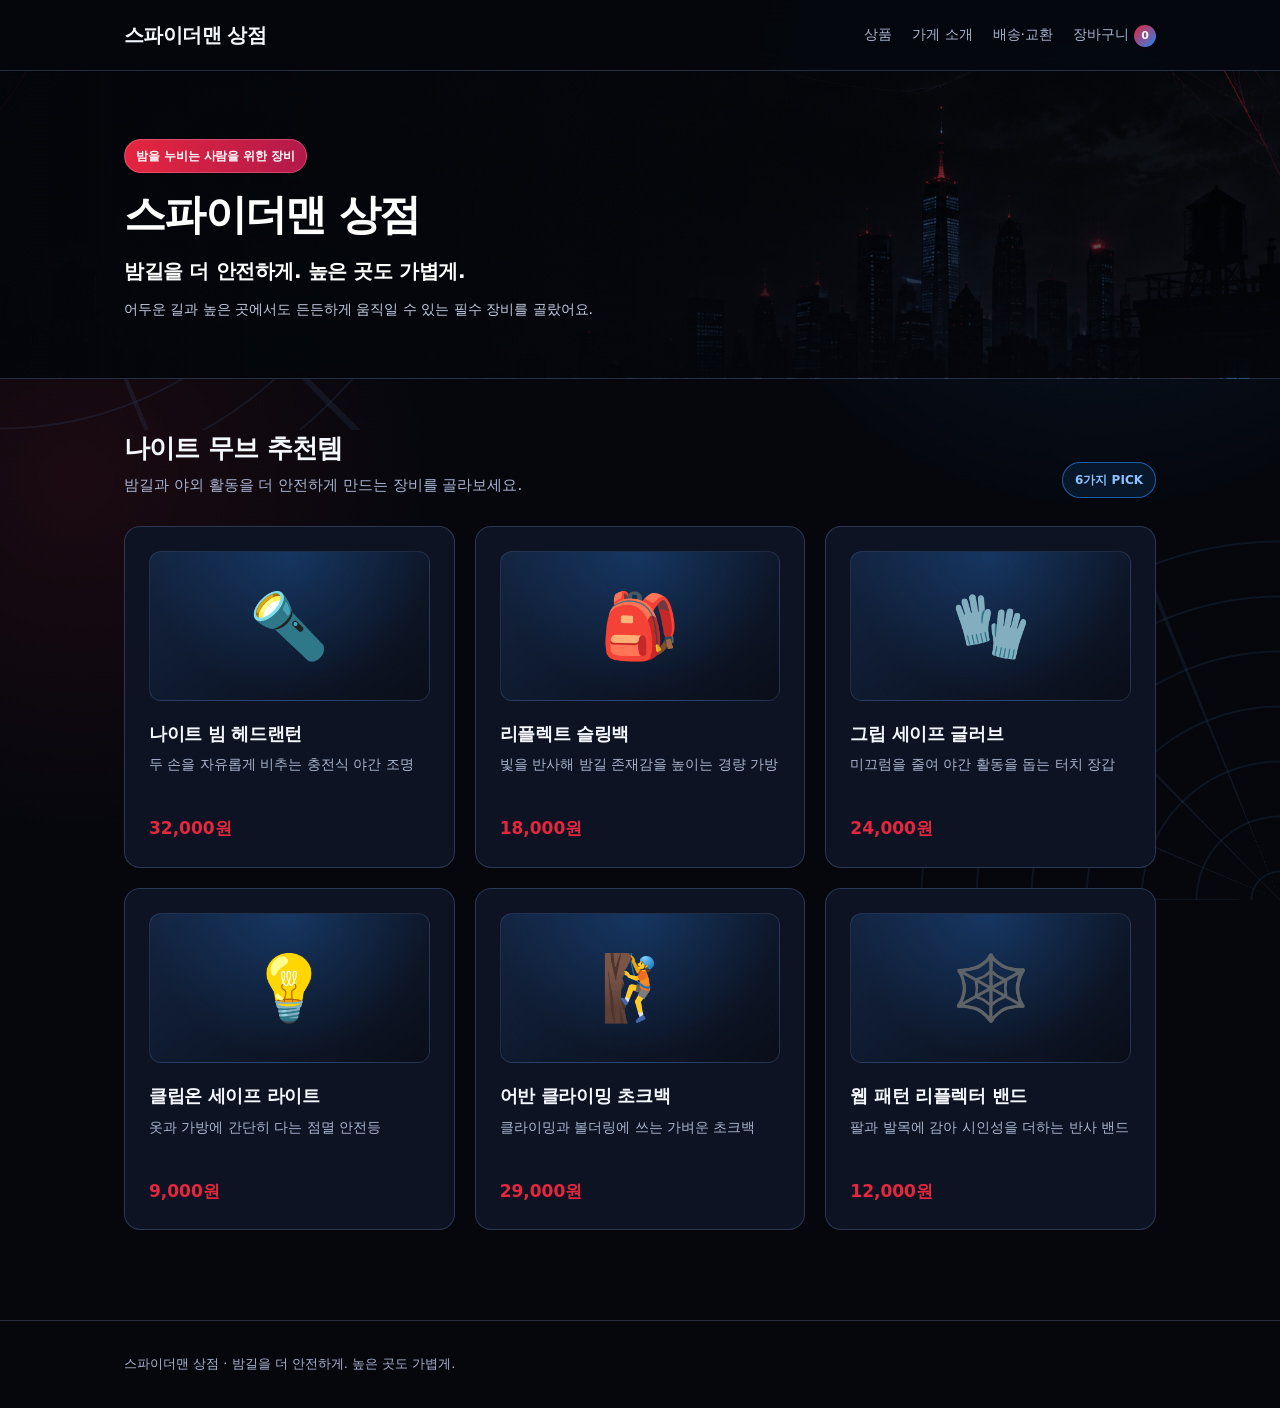
<file: index.html>
<!doctype html>
<html lang="ko">
<head>
<meta charset="utf-8">
<meta name="viewport" content="width=device-width, initial-scale=1">
<title>스파이더맨 상점</title>
<meta name="description" content="밤길을 더 안전하게. 높은 곳도 가볍게.">
<link rel="stylesheet" href="assets/style.css">

<!-- Google Tag Manager -->
<script>(function(w,d,s,l,i){w[l]=w[l]||[];w[l].push({'gtm.start':
new Date().getTime(),event:'gtm.js'});var f=d.getElementsByTagName(s)[0],
j=d.createElement(s),dl=l!='dataLayer'?'&l='+l:'';j.async=true;j.src=
'https://www.googletagmanager.com/gtm.js?id='+i+dl;f.parentNode.insertBefore(j,f);
})(window,document,'script','dataLayer','GTM-5LSZC4ZD');</script>
<!-- End Google Tag Manager --><meta name="google-site-verification" content="bR59Lgyp_GB5edK2UIf5z_7p_bkOy4jYr1OStZlKFv8" />
</head>
<body>

<!-- Google Tag Manager (noscript) -->
<noscript><iframe src="https://www.googletagmanager.com/ns.html?id=GTM-5LSZC4ZD"
height="0" width="0" style="display:none;visibility:hidden"></iframe></noscript>
<!-- End Google Tag Manager (noscript) -->
<header class="site"><div class="wrap">
  <a class="brand" href="index.html">스파이더맨 상점</a>
  <nav class="site">
    <a href="index.html">상품</a>
    <a href="about.html">가게 소개</a>
    <a href="shipping.html">배송·교환</a>
    <a href="cart.html">장바구니<span class="cart-count">0</span></a>
  </nav>
</div></header>

<section class="hero"><div class="wrap">
  <span class="hero-badge">밤을 누비는 사람을 위한 장비</span>
  <h1 id="hero-title">스파이더맨 상점</h1>
  <p id="hero-tagline">밤길을 더 안전하게. 높은 곳도 가볍게.</p>
  <p class="hero-note">어두운 길과 높은 곳에서도 든든하게 움직일 수 있는 필수 장비를 골랐어요.</p>
</div></section>

<main><div class="wrap">
  <div class="section-heading">
    <div>
      <h2>나이트 무브 추천템</h2>
      <p class="lead">밤길과 야외 활동을 더 안전하게 만드는 장비를 골라보세요.</p>
    </div>
    <span class="section-chip">6가지 PICK</span>
  </div>
  <div class="grid" id="product-list"></div>
</div></main>

<footer class="site"><div class="wrap"></div></footer>

<script src="assets/shop.js"></script>
<script src="assets/app.js"></script>
</body>
</html>
</file>
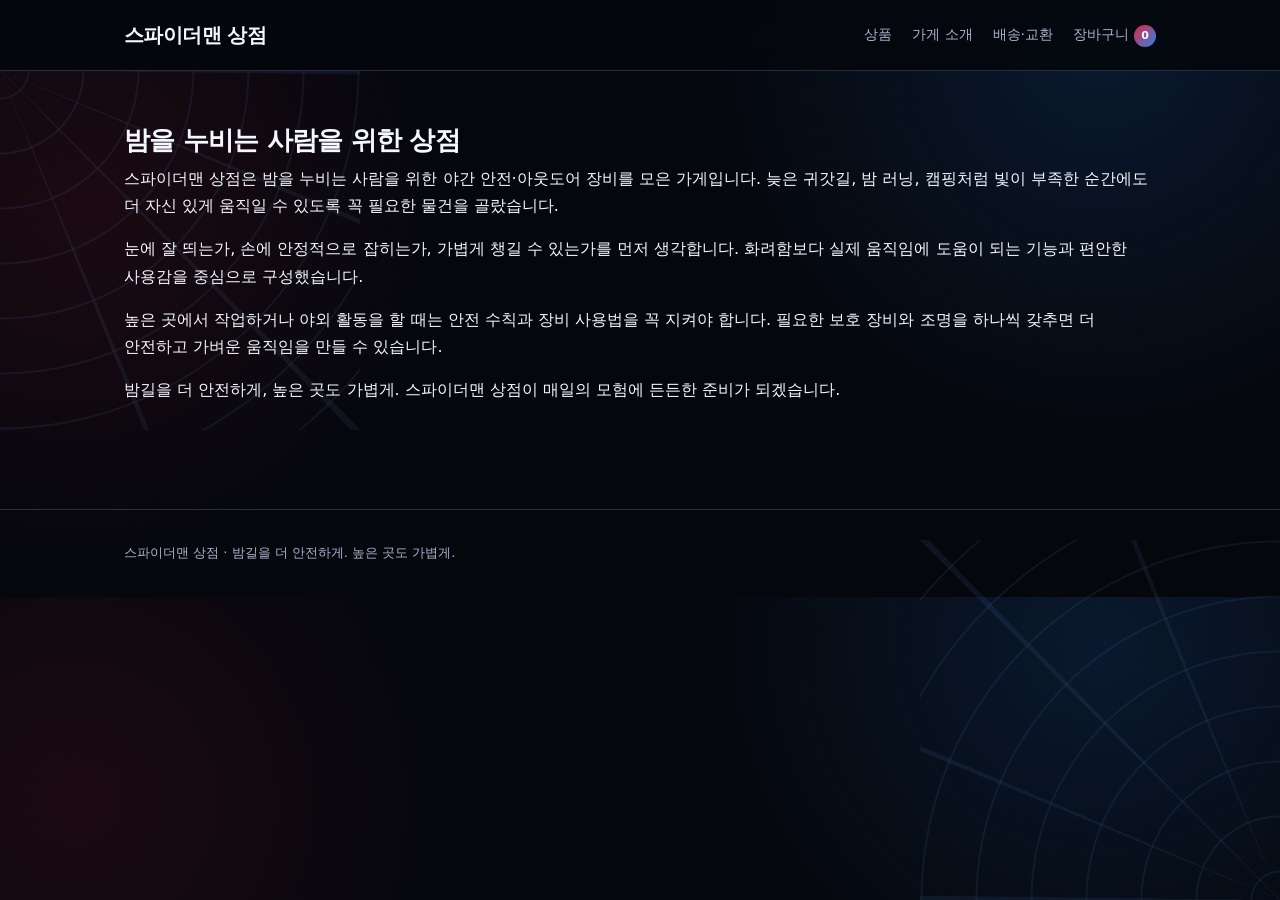
<file: about.html>
<!doctype html>
<html lang="ko">
<head>
<meta charset="utf-8">
<meta name="viewport" content="width=device-width, initial-scale=1">
<title>가게 소개 — 스파이더맨 상점</title>
<meta name="description" content="밤을 누비는 사람을 위한 야간 안전·아웃도어 장비 이야기">
<link rel="stylesheet" href="assets/style.css">

<!-- Google Tag Manager -->
<script>(function(w,d,s,l,i){w[l]=w[l]||[];w[l].push({'gtm.start':
new Date().getTime(),event:'gtm.js'});var f=d.getElementsByTagName(s)[0],
j=d.createElement(s),dl=l!='dataLayer'?'&l='+l:'';j.async=true;j.src=
'https://www.googletagmanager.com/gtm.js?id='+i+dl;f.parentNode.insertBefore(j,f);
})(window,document,'script','dataLayer','GTM-5LSZC4ZD');</script>
<!-- End Google Tag Manager -->
</head>
<body>

<!-- Google Tag Manager (noscript) -->
<noscript><iframe src="https://www.googletagmanager.com/ns.html?id=GTM-5LSZC4ZD"
height="0" width="0" style="display:none;visibility:hidden"></iframe></noscript>
<!-- End Google Tag Manager (noscript) -->
<header class="site"><div class="wrap">
  <a class="brand" href="index.html">스파이더맨 상점</a>
  <nav class="site">
    <a href="index.html">상품</a>
    <a href="about.html">가게 소개</a>
    <a href="shipping.html">배송·교환</a>
    <a href="cart.html">장바구니<span class="cart-count">0</span></a>
  </nav>
</div></header>

<main><div class="wrap">
  <h2>밤을 누비는 사람을 위한 상점</h2>
  <div class="prose" id="about-body"></div>
</div></main>

<footer class="site"><div class="wrap"></div></footer>

<script src="assets/shop.js"></script>
<script src="assets/app.js"></script>
</body>
</html>
</file>
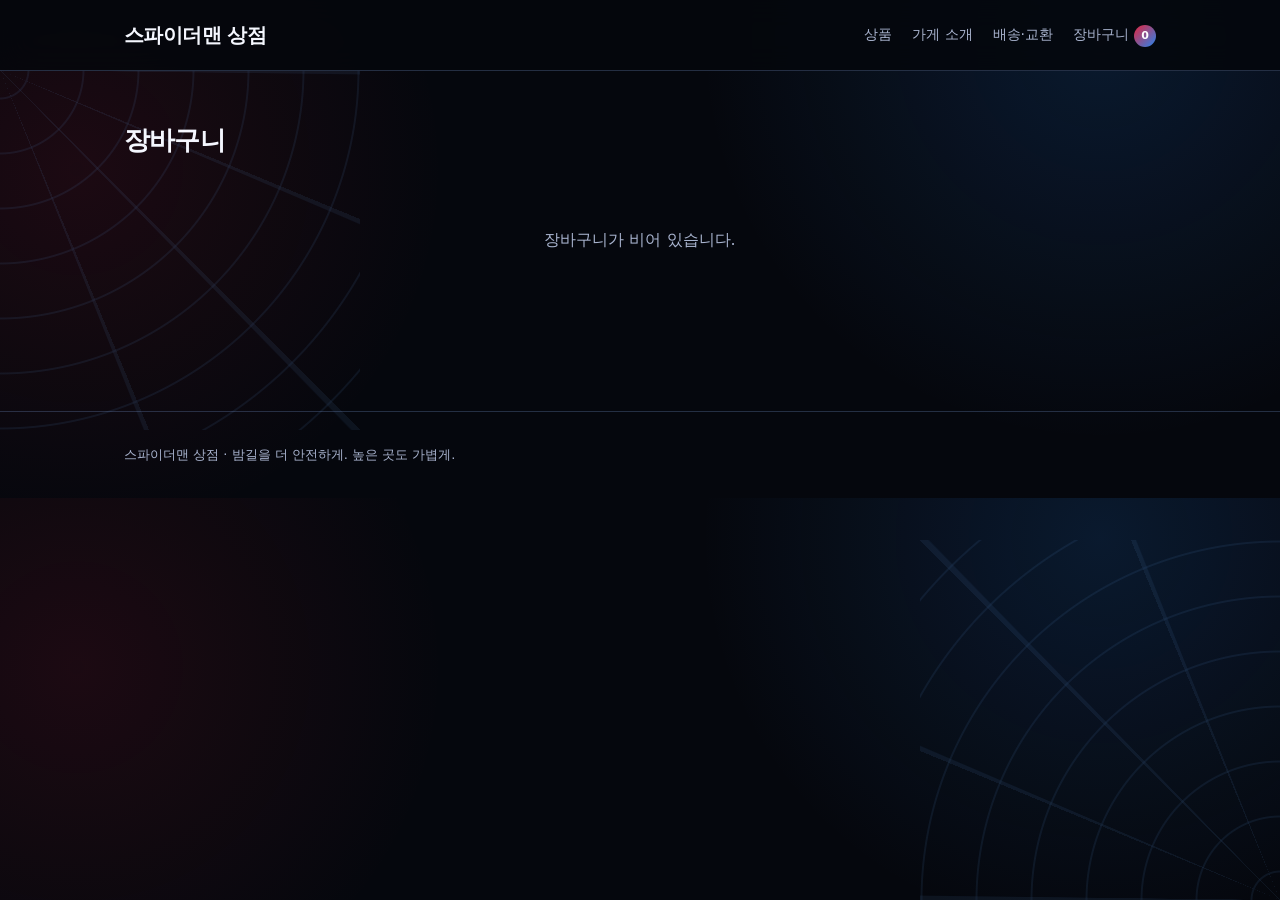
<file: cart.html>
<!doctype html>
<html lang="ko">
<head>
<meta charset="utf-8">
<meta name="viewport" content="width=device-width, initial-scale=1">
<title>장바구니 — 스파이더맨 상점</title>
<meta name="description" content="담아둔 물건을 봅니다">
<link rel="stylesheet" href="assets/style.css">

<!-- Google Tag Manager -->
<script>(function(w,d,s,l,i){w[l]=w[l]||[];w[l].push({'gtm.start':
new Date().getTime(),event:'gtm.js'});var f=d.getElementsByTagName(s)[0],
j=d.createElement(s),dl=l!='dataLayer'?'&l='+l:'';j.async=true;j.src=
'https://www.googletagmanager.com/gtm.js?id='+i+dl;f.parentNode.insertBefore(j,f);
})(window,document,'script','dataLayer','GTM-5LSZC4ZD');</script>
<!-- End Google Tag Manager -->
</head>
<body>

<!-- Google Tag Manager (noscript) -->
<noscript><iframe src="https://www.googletagmanager.com/ns.html?id=GTM-5LSZC4ZD"
height="0" width="0" style="display:none;visibility:hidden"></iframe></noscript>
<!-- End Google Tag Manager (noscript) -->
<header class="site"><div class="wrap">
  <a class="brand" href="index.html">스파이더맨 상점</a>
  <nav class="site">
    <a href="index.html">상품</a>
    <a href="about.html">가게 소개</a>
    <a href="shipping.html">배송·교환</a>
    <a href="cart.html">장바구니<span class="cart-count">0</span></a>
  </nav>
</div></header>

<main><div class="wrap">
  <h2>장바구니</h2>
  <div id="cart-box"></div>
</div></main>
<footer class="site"><div class="wrap"></div></footer>
<script src="assets/shop.js"></script>
<script src="assets/app.js"></script>
</body>
</html>
</file>
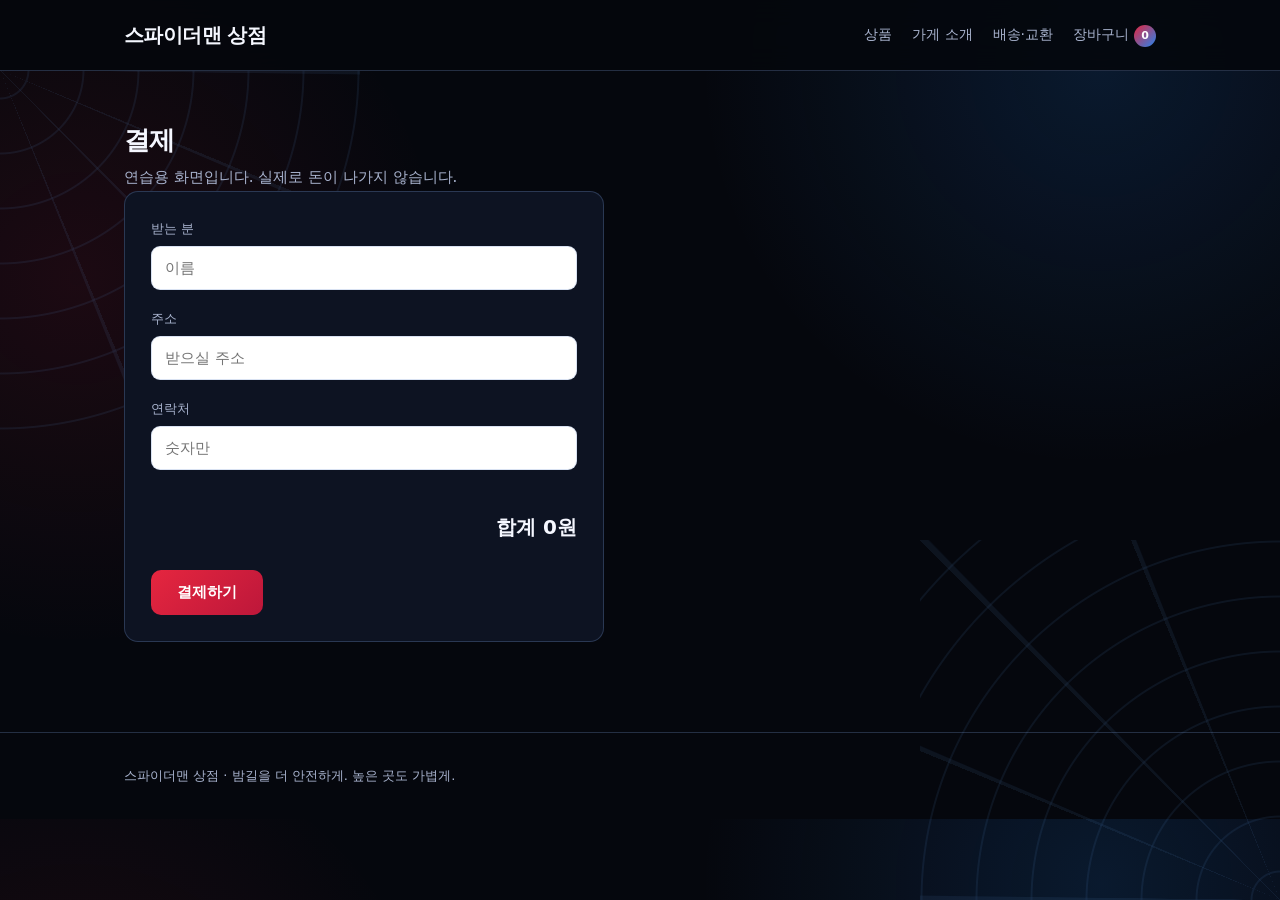
<file: checkout.html>
<!doctype html>
<html lang="ko">
<head>
<meta charset="utf-8">
<meta name="viewport" content="width=device-width, initial-scale=1">
<title>결제 — 스파이더맨 상점</title>
<meta name="description" content="주문을 마칩니다">
<link rel="stylesheet" href="assets/style.css">

<!-- Google Tag Manager -->
<script>(function(w,d,s,l,i){w[l]=w[l]||[];w[l].push({'gtm.start':
new Date().getTime(),event:'gtm.js'});var f=d.getElementsByTagName(s)[0],
j=d.createElement(s),dl=l!='dataLayer'?'&l='+l:'';j.async=true;j.src=
'https://www.googletagmanager.com/gtm.js?id='+i+dl;f.parentNode.insertBefore(j,f);
})(window,document,'script','dataLayer','GTM-5LSZC4ZD');</script>
<!-- End Google Tag Manager -->
</head>
<body>

<!-- Google Tag Manager (noscript) -->
<noscript><iframe src="https://www.googletagmanager.com/ns.html?id=GTM-5LSZC4ZD"
height="0" width="0" style="display:none;visibility:hidden"></iframe></noscript>
<!-- End Google Tag Manager (noscript) -->
<header class="site"><div class="wrap">
  <a class="brand" href="index.html">스파이더맨 상점</a>
  <nav class="site">
    <a href="index.html">상품</a>
    <a href="about.html">가게 소개</a>
    <a href="shipping.html">배송·교환</a>
    <a href="cart.html">장바구니<span class="cart-count">0</span></a>
  </nav>
</div></header>

<main><div class="wrap">
  <h2>결제</h2>
  <p class="lead">연습용 화면입니다. 실제로 돈이 나가지 않습니다.</p>
  <form class="pay" id="pay-form">
    <label for="buyer">받는 분</label>
    <input id="buyer" name="buyer" required placeholder="이름">
    <label for="addr">주소</label>
    <input id="addr" name="addr" required placeholder="받으실 주소">
    <label for="phone">연락처</label>
    <input id="phone" name="phone" required placeholder="숫자만">
    <div class="total">합계 <span id="pay-total">0원</span></div>
    <button class="btn" type="submit">결제하기</button>
  </form>
</div></main>
<footer class="site"><div class="wrap"></div></footer>
<script src="assets/shop.js"></script>
<script src="assets/app.js"></script>
</body>
</html>
</file>
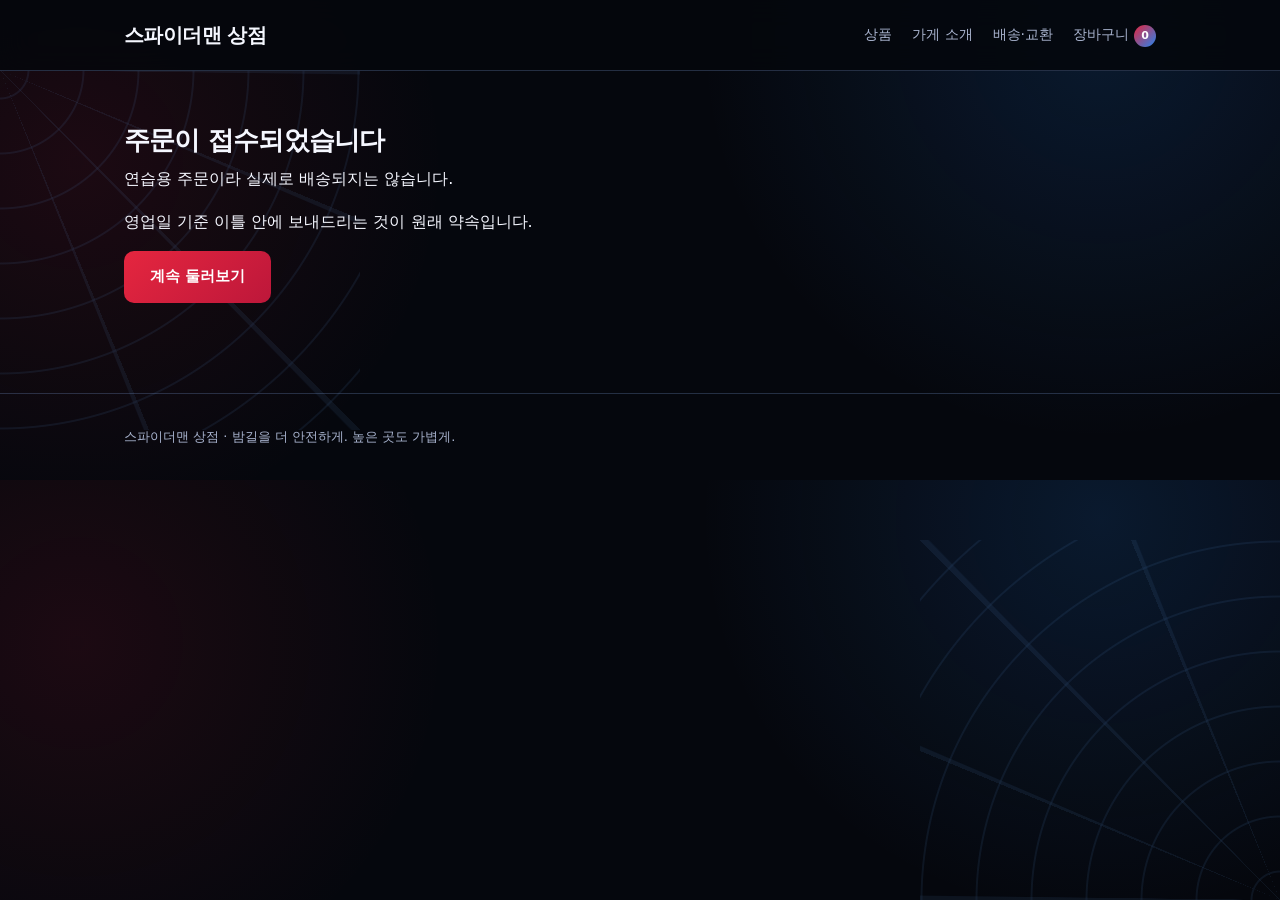
<file: done.html>
<!doctype html>
<html lang="ko">
<head>
<meta charset="utf-8">
<meta name="viewport" content="width=device-width, initial-scale=1">
<title>주문 완료 — 스파이더맨 상점</title>
<meta name="description" content="주문이 접수되었습니다">
<link rel="stylesheet" href="assets/style.css">

<!-- Google Tag Manager -->
<script>(function(w,d,s,l,i){w[l]=w[l]||[];w[l].push({'gtm.start':
new Date().getTime(),event:'gtm.js'});var f=d.getElementsByTagName(s)[0],
j=d.createElement(s),dl=l!='dataLayer'?'&l='+l:'';j.async=true;j.src=
'https://www.googletagmanager.com/gtm.js?id='+i+dl;f.parentNode.insertBefore(j,f);
})(window,document,'script','dataLayer','GTM-5LSZC4ZD');</script>
<!-- End Google Tag Manager -->
</head>
<body>

<!-- Google Tag Manager (noscript) -->
<noscript><iframe src="https://www.googletagmanager.com/ns.html?id=GTM-5LSZC4ZD"
height="0" width="0" style="display:none;visibility:hidden"></iframe></noscript>
<!-- End Google Tag Manager (noscript) -->
<header class="site"><div class="wrap">
  <a class="brand" href="index.html">스파이더맨 상점</a>
  <nav class="site">
    <a href="index.html">상품</a>
    <a href="about.html">가게 소개</a>
    <a href="shipping.html">배송·교환</a>
    <a href="cart.html">장바구니<span class="cart-count">0</span></a>
  </nav>
</div></header>

<main><div class="wrap">
  <h2>주문이 접수되었습니다</h2>
  <div class="prose">
    <p>연습용 주문이라 실제로 배송되지는 않습니다.</p>
    <p>영업일 기준 이틀 안에 보내드리는 것이 원래 약속입니다.</p>
  </div>
  <a class="btn" href="index.html">계속 둘러보기</a>
</div></main>
<footer class="site"><div class="wrap"></div></footer>
<script src="assets/shop.js"></script>
<script src="assets/app.js"></script>
</body>
</html>
</file>
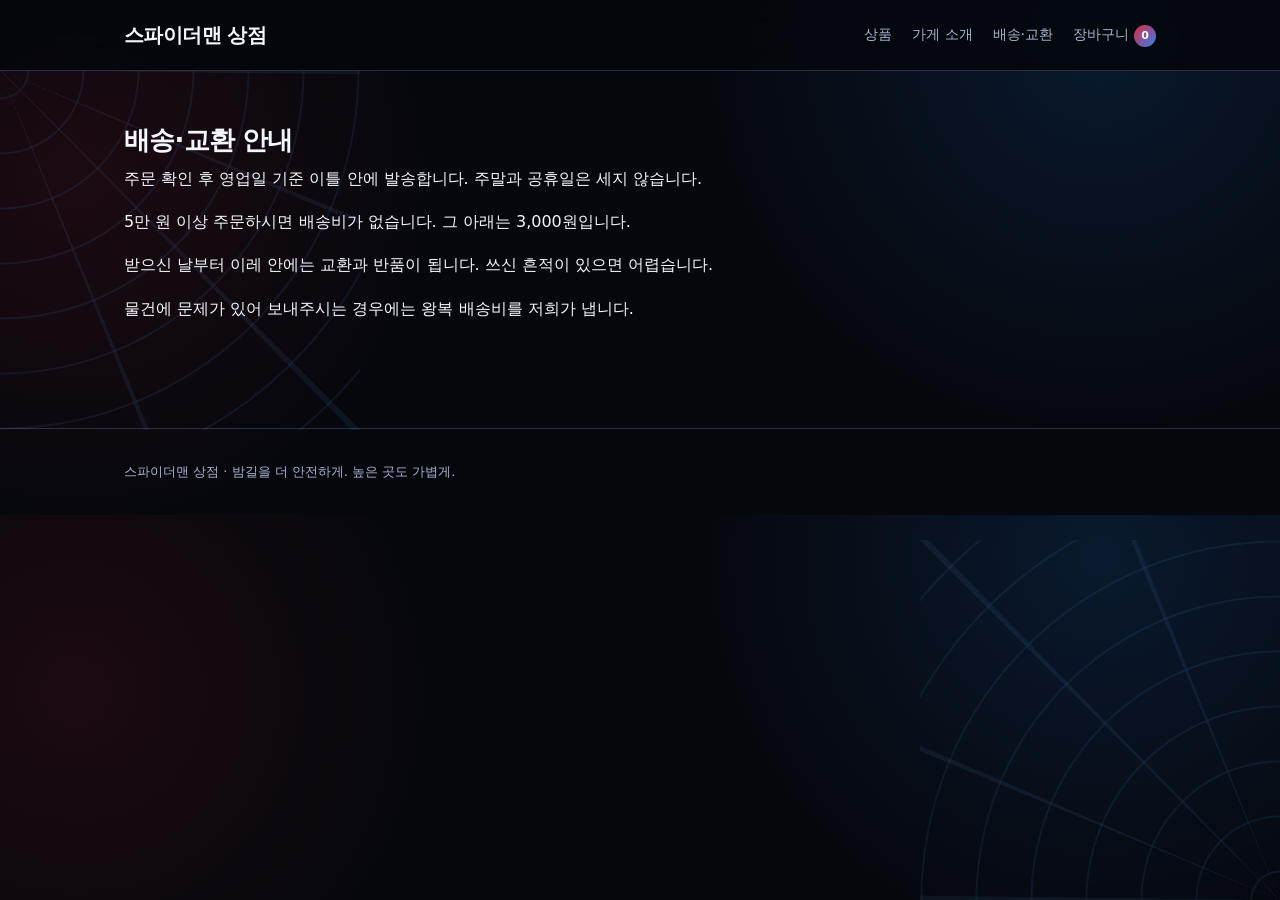
<file: shipping.html>
<!doctype html>
<html lang="ko">
<head>
<meta charset="utf-8">
<meta name="viewport" content="width=device-width, initial-scale=1">
<title>배송·교환 안내 — 스파이더맨 상점</title>
<meta name="description" content="언제 보내고 어떻게 바꿔 드리는지 적었습니다">
<link rel="stylesheet" href="assets/style.css">

<!-- Google Tag Manager -->
<script>(function(w,d,s,l,i){w[l]=w[l]||[];w[l].push({'gtm.start':
new Date().getTime(),event:'gtm.js'});var f=d.getElementsByTagName(s)[0],
j=d.createElement(s),dl=l!='dataLayer'?'&l='+l:'';j.async=true;j.src=
'https://www.googletagmanager.com/gtm.js?id='+i+dl;f.parentNode.insertBefore(j,f);
})(window,document,'script','dataLayer','GTM-5LSZC4ZD');</script>
<!-- End Google Tag Manager -->
</head>
<body>

<!-- Google Tag Manager (noscript) -->
<noscript><iframe src="https://www.googletagmanager.com/ns.html?id=GTM-5LSZC4ZD"
height="0" width="0" style="display:none;visibility:hidden"></iframe></noscript>
<!-- End Google Tag Manager (noscript) -->
<header class="site"><div class="wrap">
  <a class="brand" href="index.html">스파이더맨 상점</a>
  <nav class="site">
    <a href="index.html">상품</a>
    <a href="about.html">가게 소개</a>
    <a href="shipping.html">배송·교환</a>
    <a href="cart.html">장바구니<span class="cart-count">0</span></a>
  </nav>
</div></header>

<main><div class="wrap">
  <h2>배송·교환 안내</h2>
  <div class="prose" id="shipping-body"></div>
</div></main>
<footer class="site"><div class="wrap"></div></footer>
<script src="assets/shop.js"></script>
<script src="assets/app.js"></script>
</body>
</html>
</file>
<file: assets/style.css>
:root{
  --ink:#f5f7ff;
  --sub:#a9b4cf;
  --line:rgba(119,151,209,.28);
  --bg:#05070d;
  --card:#0d1322;
  --accent:#e5263f;
  --accent-blue:#2784ed;
  --accent-light:#0b1b36;
  --accent-ink:#fff;
  --max:1080px;
}

*{box-sizing:border-box}

body{
  margin:0;
  background:radial-gradient(circle at 86% 8%, rgba(39,132,237,.15), transparent 25rem), radial-gradient(circle at 6% 34%, rgba(229,38,63,.1), transparent 23rem), var(--bg);
  color:var(--ink);
  font-family:"Pretendard","Apple SD Gothic Neo","Malgun Gothic",system-ui,sans-serif;
  line-height:1.7;
  -webkit-font-smoothing:antialiased;
  word-break:keep-all;
  overflow-wrap:break-word;
}

a{color:inherit}

.wrap{
  max-width:var(--max);
  margin:0 auto;
  padding:0 24px;
}

/* =========================
   Header
   ========================= */

header.site{
  border-bottom:1px solid var(--line);
  background:rgba(5,7,13,.9);
  backdrop-filter:blur(14px);
  position:sticky;
  top:0;
  z-index:10;
}

header.site .wrap{
  display:flex;
  align-items:center;
  gap:24px;
  min-height:70px;
}

.brand{
  font-size:20px;
  font-weight:800;
  text-decoration:none;
  letter-spacing:-.03em;
}

nav.site{
  margin-left:auto;
  display:flex;
  align-items:center;
  gap:20px;
  font-size:14px;
  font-weight:500;
}

nav.site a{
  color:var(--sub);
  text-decoration:none;
  transition:.15s;
}

nav.site a:hover{
  color:#fff;
}

.cart-count{
  display:inline-flex;
  align-items:center;
  justify-content:center;
  min-width:22px;
  height:22px;
  background:linear-gradient(135deg, var(--accent), var(--accent-blue));
  color:var(--accent-ink);
  border-radius:999px;
  padding:0 6px;
  font-size:11px;
  font-weight:700;
  margin-left:5px;
}

/* =========================
   Hero
   ========================= */

.hero{
  padding:68px 0 56px;
  color:#fff;
  background-image:linear-gradient(90deg, rgba(3,5,10,.9) 0%, rgba(3,5,10,.68) 48%, rgba(3,5,10,.34) 100%), linear-gradient(180deg, rgba(5,7,13,.06) 35%, rgba(5,7,13,.95) 100%), url("spider-city-hero.png");
  background-position:center;
  background-size:cover;
  border-bottom:1px solid var(--line);
}

.hero-badge{
  display:inline-block;
  margin-bottom:16px;
  padding:6px 11px;
  border-radius:999px;
  background:linear-gradient(100deg, var(--accent), #b2194b);
  border:1px solid rgba(255,255,255,.2);
  color:#fff;
  font-size:12px;
  font-weight:700;
  letter-spacing:-.01em;
}

.hero h1{
  margin:0 0 12px;
  font-size:42px;
  line-height:1.25;
  font-weight:800;
  letter-spacing:-.04em;
}

.hero p{
  margin:0;
  color:#d1d9ed;
  font-size:17px;
}

.hero #hero-tagline{
  color:#fff;
  font-size:20px;
  font-weight:700;
  letter-spacing:-.02em;
}

.hero-note{
  margin-top:10px !important;
  font-size:14px !important;
  color:#c3cce1 !important;
}

/* =========================
   Main
   ========================= */

main{
  padding:52px 0 90px;
}

.section-heading{
  display:flex;
  align-items:flex-end;
  justify-content:space-between;
  gap:20px;
  margin-bottom:28px;
}

h2{
  font-size:26px;
  line-height:1.35;
  margin:0 0 7px;
  letter-spacing:-.03em;
}

.lead{
  color:var(--sub);
  margin:0;
  font-size:15px;
}

.section-chip{
  flex-shrink:0;
  padding:7px 12px;
  border:1px solid rgba(39,132,237,.65);
  border-radius:999px;
  background:rgba(39,132,237,.12);
  color:#8bc2ff;
  font-size:12px;
  font-weight:700;
}

/* =========================
   Product Grid
   ========================= */

.grid{
  display:grid;
  grid-template-columns:repeat(3,1fr);
  gap:20px;
}

.card{
  background:var(--card);
  border:1px solid var(--line);
  border-radius:16px;
  padding:24px;
  text-decoration:none;
  display:block;
  transition:transform .18s ease, box-shadow .18s ease, border-color .18s ease;
}

.card:hover{
  border-color:var(--accent-blue);
  transform:translateY(-4px);
  box-shadow:0 12px 30px rgba(39,132,237,.16), 0 0 0 1px rgba(229,38,63,.15);
}

.card .thumb{
  display:flex;
  align-items:center;
  justify-content:center;
  width:100%;
  height:150px;
  margin-bottom:20px;
  border-radius:12px;
  background:radial-gradient(circle at 50% 0, rgba(39,132,237,.24), transparent 70%), linear-gradient(145deg, #132441, #0a0e19);
  border:1px solid rgba(119,151,209,.2);
  font-size:64px;
  line-height:1;
}

.card h3{
  margin:0 0 7px;
  font-size:18px;
  line-height:1.4;
  font-weight:750;
  letter-spacing:-.02em;
}

.card .sum{
  color:var(--sub);
  font-size:14px;
  line-height:1.6;
  margin:0 0 16px;
  min-height:45px;
}

.card .price{
  color:var(--accent);
  font-size:17px;
  font-weight:800;
}

/* =========================
   Product Detail
   ========================= */

.detail{
  display:grid;
  grid-template-columns:280px 1fr;
  gap:44px;
  align-items:start;
}

.detail .thumb{
  display:flex;
  align-items:center;
  justify-content:center;
  height:280px;
  font-size:120px;
  text-align:center;
  background:radial-gradient(circle at 50% 0, rgba(39,132,237,.24), transparent 70%), linear-gradient(145deg, #132441, #0a0e19);
  border:1px solid var(--line);
  border-radius:16px;
}

.detail h1{
  margin:0 0 8px;
  font-size:32px;
  line-height:1.35;
  letter-spacing:-.04em;
}

.detail .price{
  color:var(--accent);
  font-size:22px;
  font-weight:800;
  margin:0 0 24px;
}

.detail .body p{
  margin:0 0 15px;
  color:var(--sub);
}

/* =========================
   Buttons
   ========================= */

.btn{
  display:inline-block;
  background:linear-gradient(135deg, var(--accent), #bd173a);
  color:var(--accent-ink);
  border:0;
  border-radius:10px;
  padding:13px 26px;
  font-size:15px;
  font-weight:700;
  cursor:pointer;
  text-decoration:none;
  font-family:inherit;
  transition:.15s;
}

.btn:hover{
  filter:brightness(1.08);
  transform:translateY(-1px);
}

.btn.ghost{
  background:transparent;
  color:var(--ink);
  border:1px solid rgba(39,132,237,.5);
}

/* =========================
   Cart
   ========================= */

table.cart{
  width:100%;
  border-collapse:collapse;
  background:var(--card);
  border:1px solid var(--line);
  border-radius:14px;
  overflow:hidden;
}

table.cart th,
table.cart td{
  padding:16px;
  border-bottom:1px solid var(--line);
  text-align:left;
}

table.cart th{
  background:#101c33;
  font-size:13px;
  color:var(--sub);
  font-weight:600;
}

table.cart tr:last-child td{
  border-bottom:0;
}

.total{
  text-align:right;
  font-size:20px;
  font-weight:800;
  margin:22px 0 26px;
}

/* =========================
   Common
   ========================= */

.prose p{
  margin:0 0 16px;
}

/* 페이지 가장자리에 은은한 거미줄 질감을 더합니다. */
body::before,
body::after{
  content:"";
  position:fixed;
  z-index:-1;
  width:360px;
  height:360px;
  pointer-events:none;
  opacity:.25;
  background:
    repeating-radial-gradient(ellipse at 0 0, transparent 0 27px, rgba(112,176,255,.34) 28px 29px, transparent 30px 55px),
    repeating-conic-gradient(from 0deg at 0 0, rgba(112,176,255,.32) 0deg .6deg, transparent .8deg 22.5deg);
}

body::before{top:70px; left:0;}
body::after{right:0; bottom:0; transform:rotate(180deg);}

.empty{
  color:var(--sub);
  padding:52px 0;
  text-align:center;
}

form.pay{
  background:var(--card);
  border:1px solid var(--line);
  border-radius:14px;
  padding:26px;
  max-width:480px;
}

form.pay label{
  display:block;
  font-size:13px;
  color:var(--sub);
  margin:0 0 6px;
}

form.pay input{
  width:100%;
  padding:12px 13px;
  border:1px solid var(--line);
  border-radius:9px;
  margin:0 0 18px;
  font-size:15px;
  font-family:inherit;
  background:#fff;
}

footer.site{
  border-top:1px solid var(--line);
  padding:32px 0;
  color:var(--sub);
  font-size:13px;
}

/* =========================
   Mobile
   ========================= */

@media (max-width:760px){

  .wrap{
    padding:0 18px;
  }

  header.site .wrap{
    min-height:62px;
    gap:12px;
  }

  .brand{
    font-size:18px;
  }

  nav.site{
    gap:11px;
    font-size:12px;
  }

  .hero{
    padding:48px 0 40px;
  }

  .hero h1{
    font-size:32px;
  }

  .hero #hero-tagline{
    font-size:17px;
  }

  .hero-note{
    font-size:13px !important;
  }

  main{
    padding:40px 0 70px;
  }

  .section-heading{
    align-items:flex-start;
    margin-bottom:22px;
  }

  h2{
    font-size:23px;
  }

  .section-chip{
    font-size:11px;
    padding:6px 9px;
  }

  .grid{
    grid-template-columns:repeat(2,1fr);
    gap:14px;
  }

  .card{
    padding:16px;
    border-radius:13px;
  }

  .card .thumb{
    height:120px;
    font-size:52px;
    margin-bottom:16px;
  }

  .card h3{
    font-size:16px;
  }

  .card .sum{
    font-size:13px;
    min-height:auto;
  }

  .card .price{
    font-size:15px;
  }

  .detail{
    grid-template-columns:1fr;
    gap:26px;
  }

  .detail .thumb{
    height:220px;
  }
}

@media (max-width:480px){

  nav.site a:nth-child(2),
  nav.site a:nth-child(3){
    display:none;
  }

  .hero h1{
    font-size:29px;
  }

  .grid{
    grid-template-columns:1fr;
  }

  .card .thumb{
    height:160px;
  }
}
</file>
